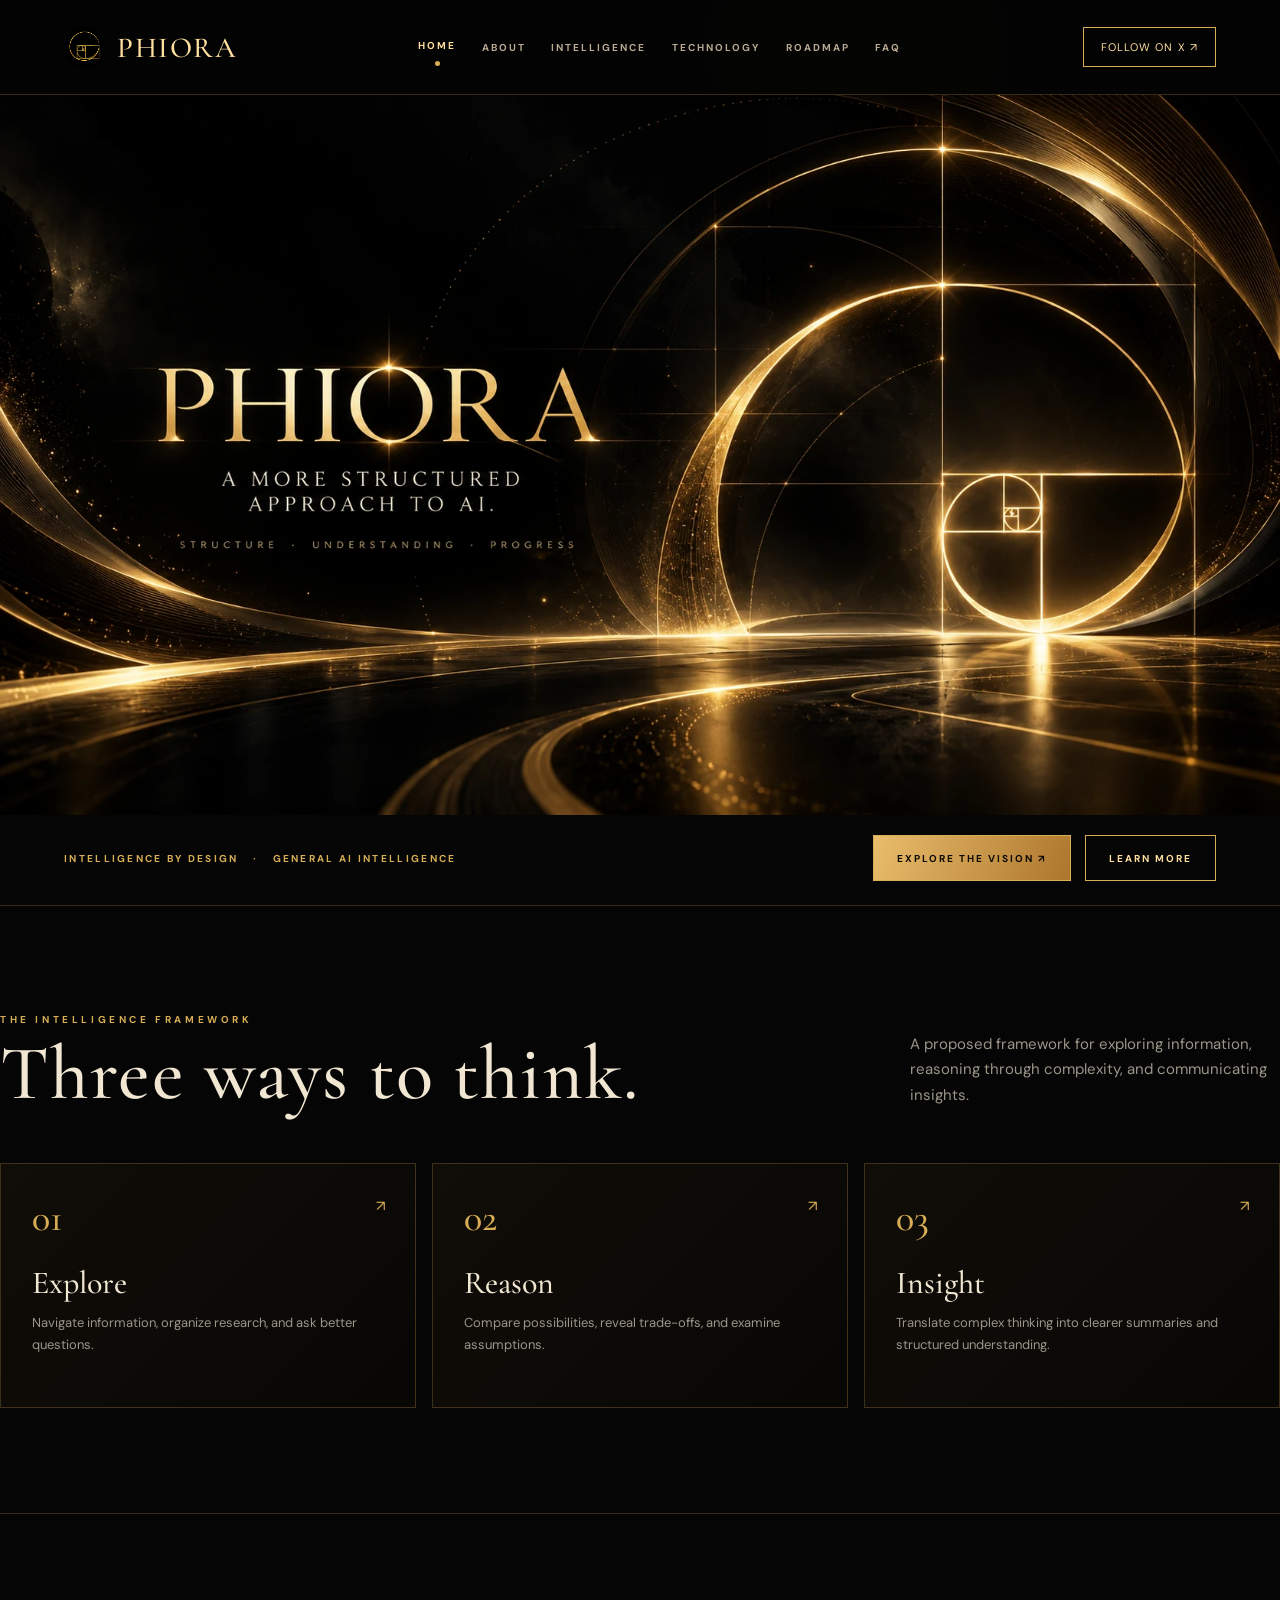
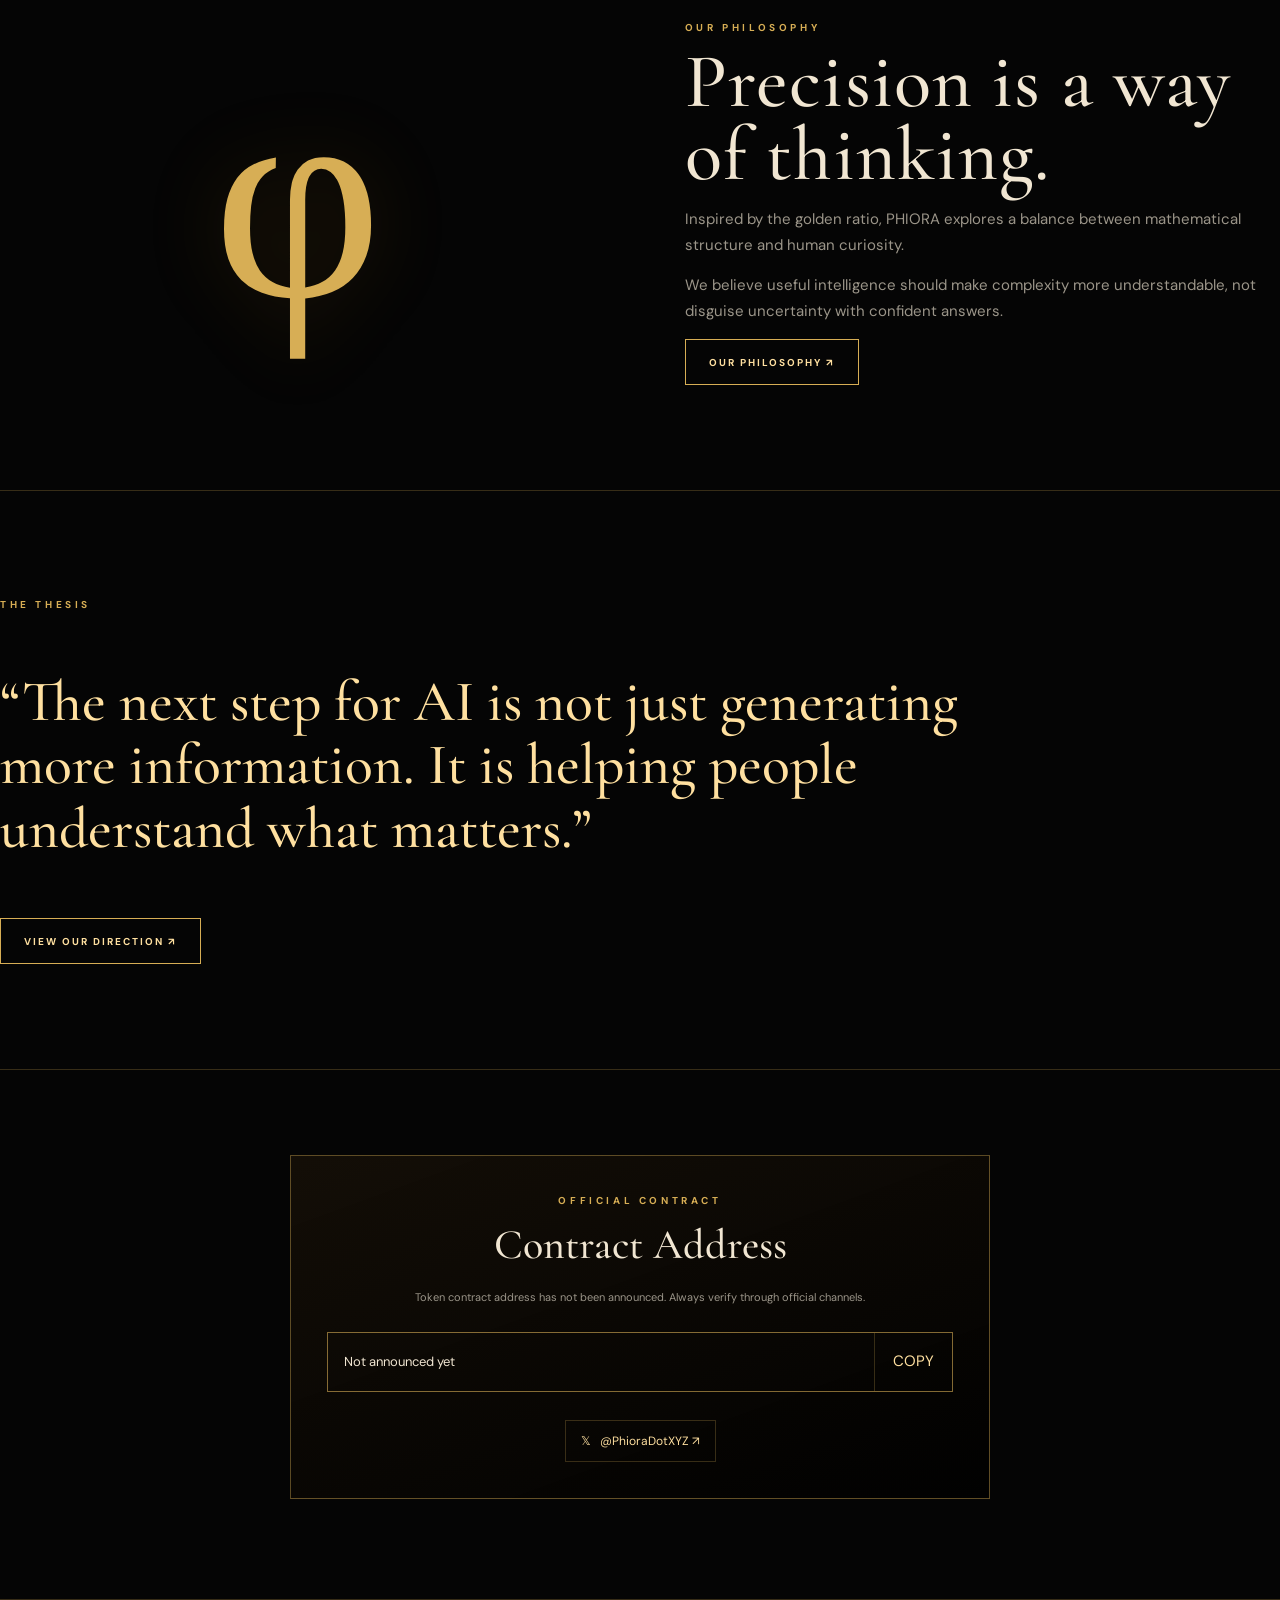
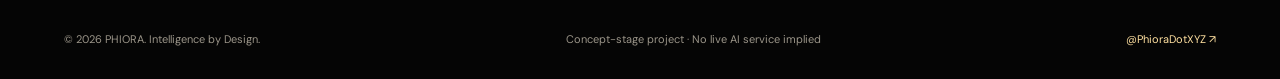
<file: index.html>
<!doctype html><html lang="en"><head><meta charset="utf-8"><meta name="viewport" content="width=device-width,initial-scale=1"><meta name="theme-color" content="#050505"><meta name="description" content="PHIORA — Intelligence by Design. An emerging General AI Intelligence concept."><title>Home | PHIORA</title><link rel="icon" href="assets/favicon.svg" type="image/svg+xml"><link rel="stylesheet" href="assets/style.css"><script src="assets/app.js" defer></script></head><body><header class="site-header"><div class="shell header-inner"><a class="brand" href="index.html"><img class="brand-mark" src="assets/phiora-symbol.webp" alt="PHIORA spiral emblem">PHIORA</a><button class="menu-toggle" aria-label="Toggle navigation" aria-expanded="false">☰</button><nav class="nav" aria-label="Main navigation"><a href="index.html" aria-current="page">Home</a><a href="about.html">About</a><a href="intelligence.html">Intelligence</a><a href="technology.html">Technology</a><a href="roadmap.html">Roadmap</a><a href="faq.html">FAQ</a></nav><a class="header-x" href="https://x.com/PhioraDotXYZ" target="_blank" rel="noopener noreferrer">FOLLOW ON X ↗</a></div></header><main><section class="phiora-cinematic-hero" aria-label="PHIORA — A more structured approach to AI">
  <h1 class="visually-hidden">PHIORA — A more structured approach to AI</h1>
  <img class="phiora-hero-banner" src="assets/phiora-website-background.webp" alt="PHIORA: A more structured approach to AI. Luminous golden Fibonacci spiral on a cinematic black background." fetchpriority="high">
  <div class="phiora-hero-actions shell">
    <div class="phiora-hero-kicker">INTELLIGENCE BY DESIGN <span aria-hidden="true">·</span> GENERAL AI INTELLIGENCE</div>
    <div class="cta-row"><a class="btn btn-primary" href="intelligence.html">Explore the vision ↗</a><a class="btn btn-outline" href="about.html">Learn more</a></div>
  </div>
</section><section class="section shell"><div class="section-head"><div><div class="eyebrow">The intelligence framework</div><h2 class="serif">Three ways to think.</h2></div><p>A proposed framework for exploring information, reasoning through complexity, and communicating insights.</p></div><div class="grid3"><a class="panel" href="intelligence.html#explore"><span class="num">01</span><span class="arr">↗</span><h3>Explore</h3><p>Navigate information, organize research, and ask better questions.</p></a><a class="panel" href="intelligence.html#reason"><span class="num">02</span><span class="arr">↗</span><h3>Reason</h3><p>Compare possibilities, reveal trade-offs, and examine assumptions.</p></a><a class="panel" href="intelligence.html#insight"><span class="num">03</span><span class="arr">↗</span><h3>Insight</h3><p>Translate complex thinking into clearer summaries and structured understanding.</p></a></div></section><section class="section shell split"><div class="big-phi" aria-hidden="true">φ</div><div><div class="eyebrow">Our philosophy</div><h2 class="serif">Precision is a way of thinking.</h2><p>Inspired by the golden ratio, PHIORA explores a balance between mathematical structure and human curiosity.</p><p>We believe useful intelligence should make complexity more understandable, not disguise uncertainty with confident answers.</p><a class="btn btn-outline" href="about.html">Our philosophy ↗</a></div></section><section class="section shell"><div class="eyebrow">The thesis</div><p class="quote">“The next step for AI is not just generating more information. It is helping people understand what matters.”</p><a class="btn btn-outline" href="roadmap.html">View our direction ↗</a></section></main><section class="contract shell" id="contract"><div class="contract-box"><div class="eyebrow">Official contract</div><h2>Contract Address</h2><p class="contract-note">Token contract address has not been announced. Always verify through official channels.</p><div class="contract-line"><input id="contract-address" aria-label="Contract address" value="Not announced yet" readonly><button type="button" data-copy-ca>COPY</button></div><div class="socials"><a href="https://x.com/PhioraDotXYZ" target="_blank" rel="noopener noreferrer">𝕏 &nbsp; @PhioraDotXYZ ↗</a></div></div></section><footer class="footer"><div class="shell footer-inner"><span>© 2026 PHIORA. Intelligence by Design.</span><span>Concept-stage project · No live AI service implied</span><a href="https://x.com/PhioraDotXYZ" target="_blank" rel="noopener noreferrer">@PhioraDotXYZ ↗</a></div></footer></body></html>
</file>
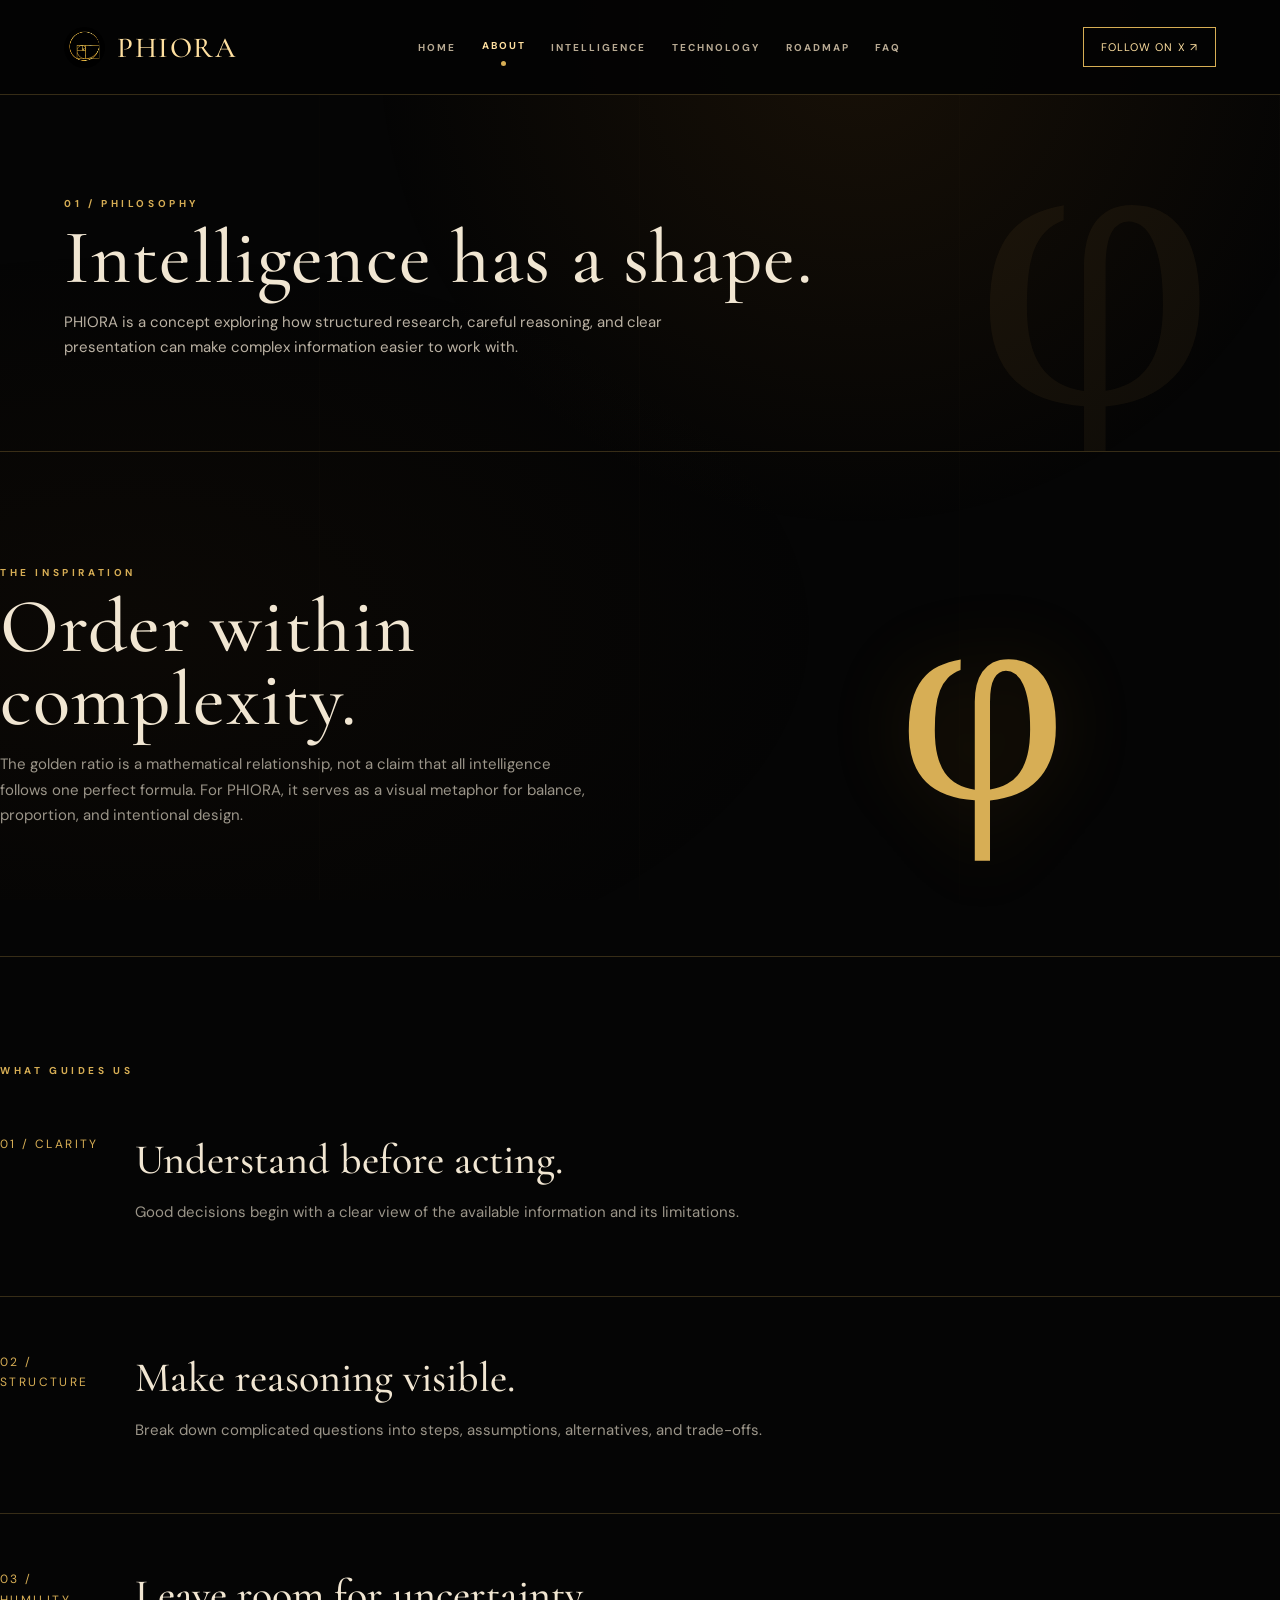
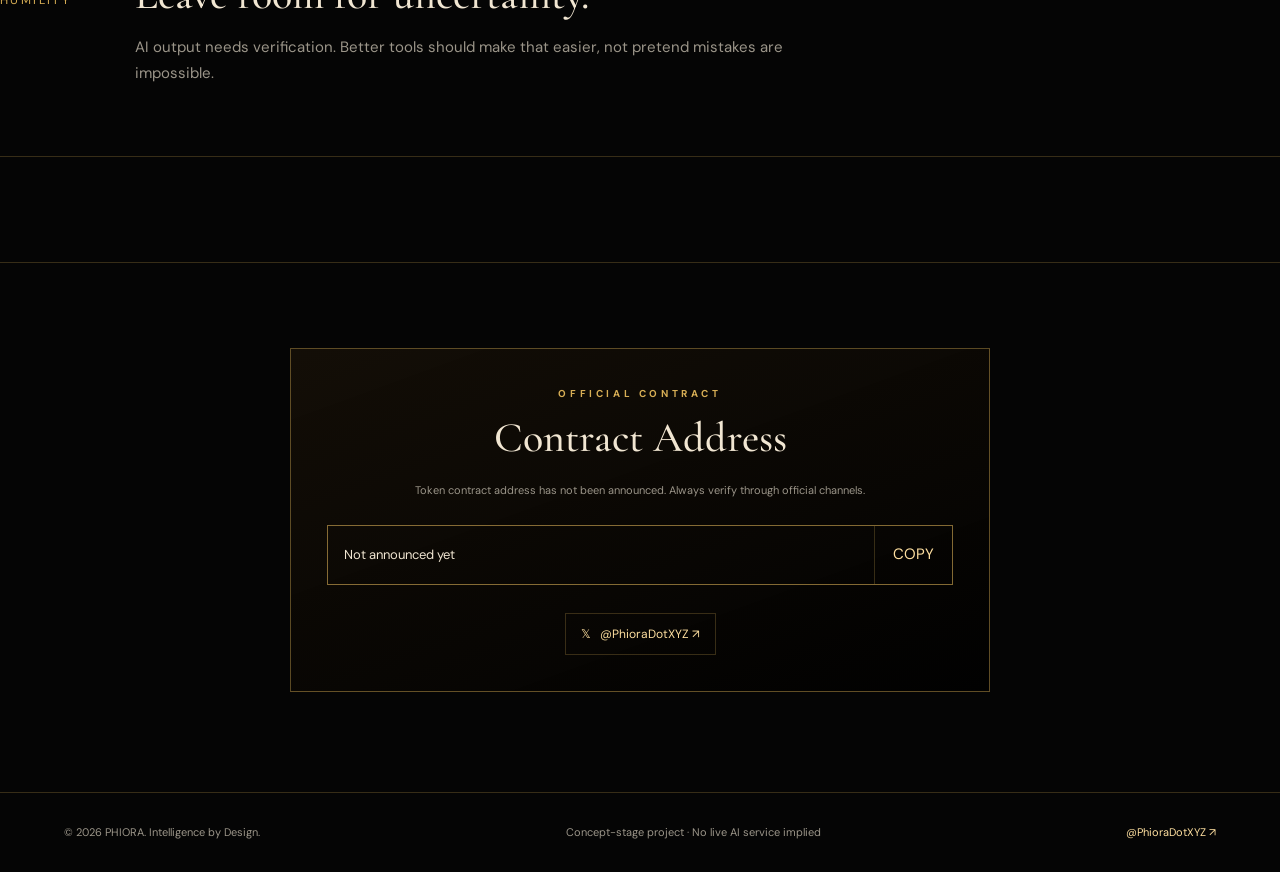
<file: about.html>
<!doctype html><html lang="en"><head><meta charset="utf-8"><meta name="viewport" content="width=device-width,initial-scale=1"><meta name="theme-color" content="#050505"><meta name="description" content="Discover the philosophy behind PHIORA and the golden-ratio-inspired design."><title>About | PHIORA</title><link rel="icon" href="assets/favicon.svg" type="image/svg+xml"><link rel="stylesheet" href="assets/style.css"><script src="assets/app.js" defer></script></head><body><header class="site-header"><div class="shell header-inner"><a class="brand" href="index.html"><img class="brand-mark" src="assets/phiora-symbol.webp" alt="PHIORA spiral emblem">PHIORA</a><button class="menu-toggle" aria-label="Toggle navigation" aria-expanded="false">☰</button><nav class="nav" aria-label="Main navigation"><a href="index.html">Home</a><a href="about.html" aria-current="page">About</a><a href="intelligence.html">Intelligence</a><a href="technology.html">Technology</a><a href="roadmap.html">Roadmap</a><a href="faq.html">FAQ</a></nav><a class="header-x" href="https://x.com/PhioraDotXYZ" target="_blank" rel="noopener noreferrer">FOLLOW ON X ↗</a></div></header><main><section class="page-hero"><div class="shell"><div class="eyebrow">01 / Philosophy</div><h1 class="page-title serif">Intelligence has a shape.</h1><p class="lead">PHIORA is a concept exploring how structured research, careful reasoning, and clear presentation can make complex information easier to work with.</p></div></section><section class="section shell split"><div><div class="eyebrow">The inspiration</div><h2 class="serif">Order within complexity.</h2><p>The golden ratio is a mathematical relationship, not a claim that all intelligence follows one perfect formula. For PHIORA, it serves as a visual metaphor for balance, proportion, and intentional design.</p></div><div class="big-phi" aria-hidden="true">φ</div></section><section class="section shell"><div class="eyebrow">What guides us</div><div class="statement"><span class="index">01 / CLARITY</span><div><h3>Understand before acting.</h3><p>Good decisions begin with a clear view of the available information and its limitations.</p></div></div><div class="statement"><span class="index">02 / STRUCTURE</span><div><h3>Make reasoning visible.</h3><p>Break down complicated questions into steps, assumptions, alternatives, and trade-offs.</p></div></div><div class="statement"><span class="index">03 / HUMILITY</span><div><h3>Leave room for uncertainty.</h3><p>AI output needs verification. Better tools should make that easier, not pretend mistakes are impossible.</p></div></div></section></main><section class="contract shell" id="contract"><div class="contract-box"><div class="eyebrow">Official contract</div><h2>Contract Address</h2><p class="contract-note">Token contract address has not been announced. Always verify through official channels.</p><div class="contract-line"><input id="contract-address" aria-label="Contract address" value="Not announced yet" readonly><button type="button" data-copy-ca>COPY</button></div><div class="socials"><a href="https://x.com/PhioraDotXYZ" target="_blank" rel="noopener noreferrer">𝕏 &nbsp; @PhioraDotXYZ ↗</a></div></div></section><footer class="footer"><div class="shell footer-inner"><span>© 2026 PHIORA. Intelligence by Design.</span><span>Concept-stage project · No live AI service implied</span><a href="https://x.com/PhioraDotXYZ" target="_blank" rel="noopener noreferrer">@PhioraDotXYZ ↗</a></div></footer></body></html>
</file>
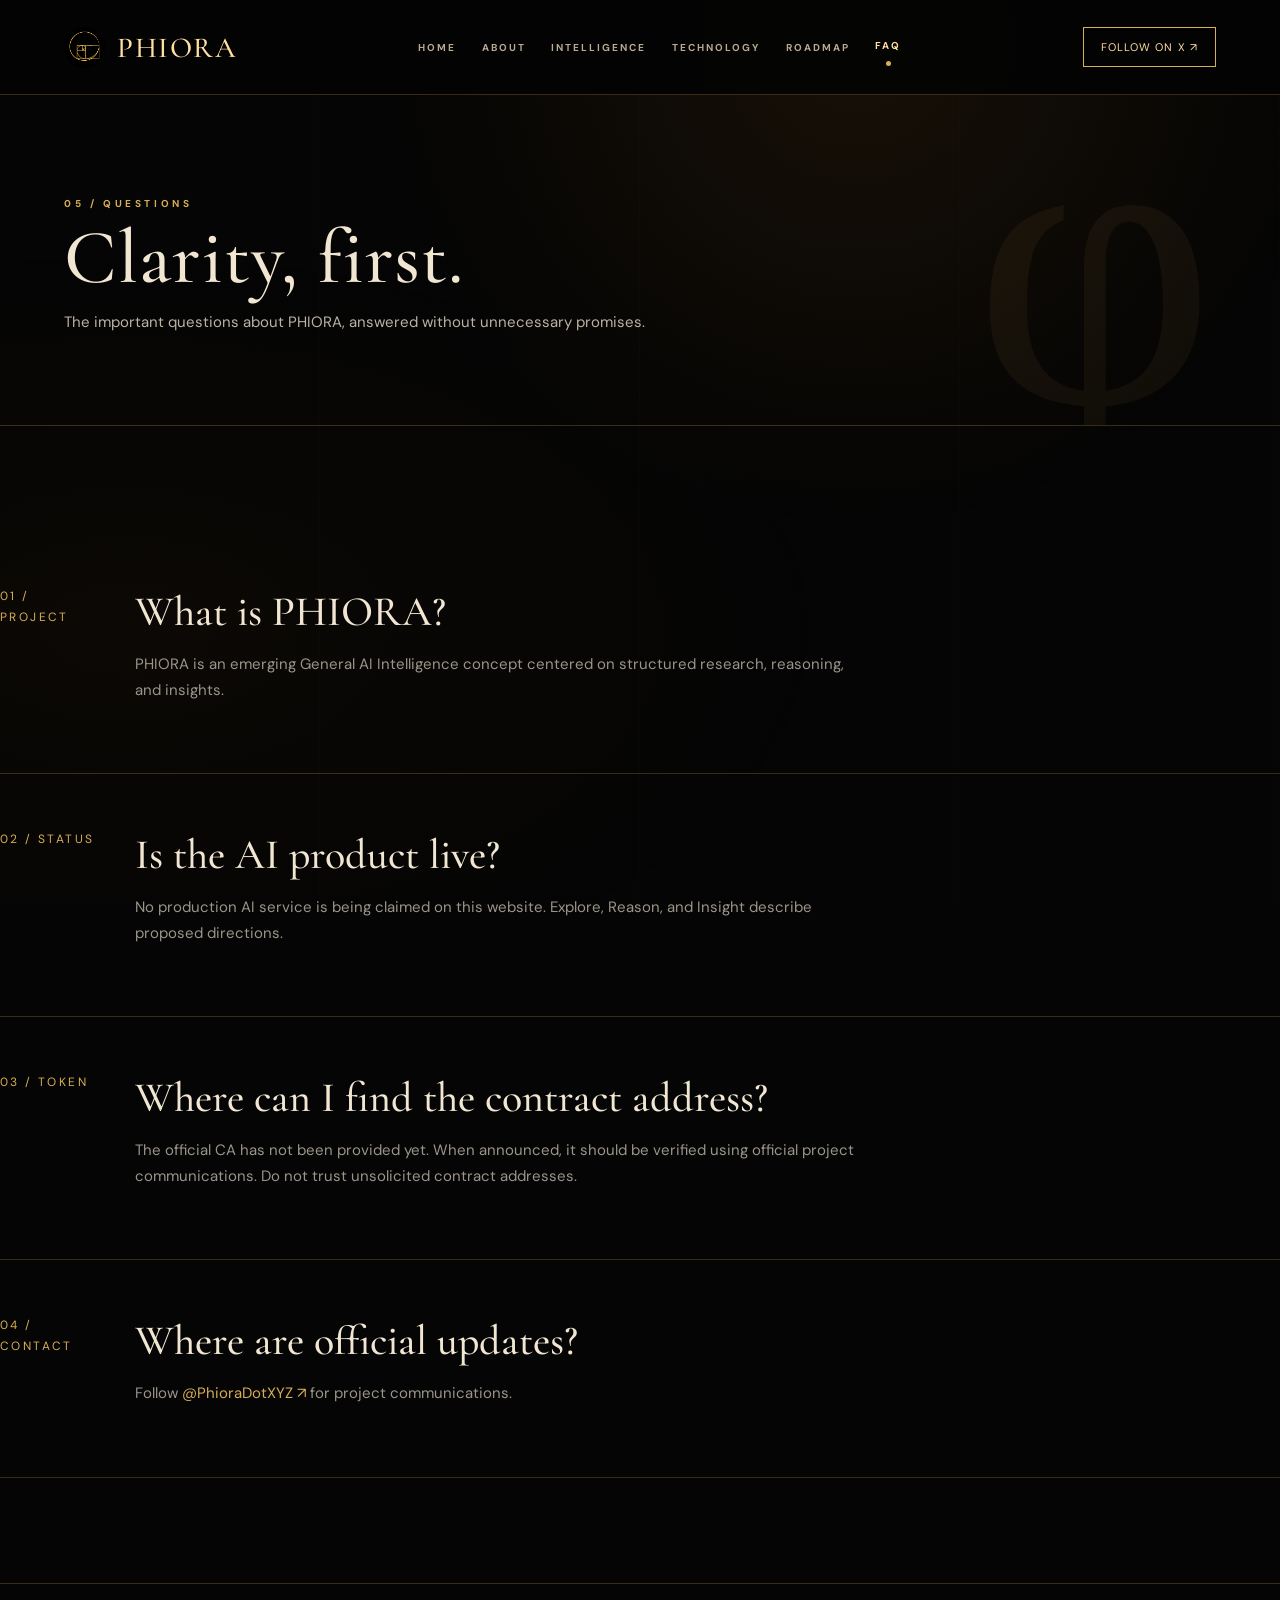
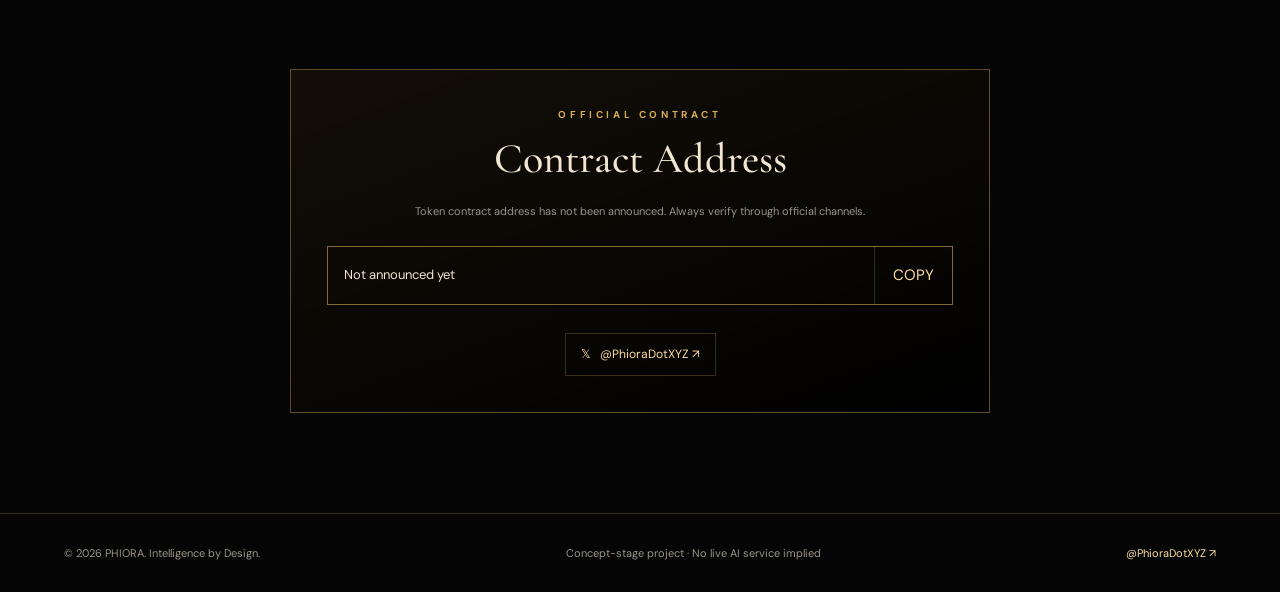
<file: faq.html>
<!doctype html><html lang="en"><head><meta charset="utf-8"><meta name="viewport" content="width=device-width,initial-scale=1"><meta name="theme-color" content="#050505"><meta name="description" content="Frequently asked questions about PHIORA and its conceptual product status."><title>FAQ | PHIORA</title><link rel="icon" href="assets/favicon.svg" type="image/svg+xml"><link rel="stylesheet" href="assets/style.css"><script src="assets/app.js" defer></script></head><body><header class="site-header"><div class="shell header-inner"><a class="brand" href="index.html"><img class="brand-mark" src="assets/phiora-symbol.webp" alt="PHIORA spiral emblem">PHIORA</a><button class="menu-toggle" aria-label="Toggle navigation" aria-expanded="false">☰</button><nav class="nav" aria-label="Main navigation"><a href="index.html">Home</a><a href="about.html">About</a><a href="intelligence.html">Intelligence</a><a href="technology.html">Technology</a><a href="roadmap.html">Roadmap</a><a href="faq.html" aria-current="page">FAQ</a></nav><a class="header-x" href="https://x.com/PhioraDotXYZ" target="_blank" rel="noopener noreferrer">FOLLOW ON X ↗</a></div></header><main><section class="page-hero"><div class="shell"><div class="eyebrow">05 / Questions</div><h1 class="page-title serif">Clarity, first.</h1><p class="lead">The important questions about PHIORA, answered without unnecessary promises.</p></div></section><section class="section shell"><div class="statement"><span class="index">01 / PROJECT</span><div><h3>What is PHIORA?</h3><p>PHIORA is an emerging General AI Intelligence concept centered on structured research, reasoning, and insights.</p></div></div><div class="statement"><span class="index">02 / STATUS</span><div><h3>Is the AI product live?</h3><p>No production AI service is being claimed on this website. Explore, Reason, and Insight describe proposed directions.</p></div></div><div class="statement"><span class="index">03 / TOKEN</span><div><h3>Where can I find the contract address?</h3><p>The official CA has not been provided yet. When announced, it should be verified using official project communications. Do not trust unsolicited contract addresses.</p></div></div><div class="statement"><span class="index">04 / CONTACT</span><div><h3>Where are official updates?</h3><p>Follow <a class="small-gold" href="https://x.com/PhioraDotXYZ" target="_blank" rel="noopener noreferrer">@PhioraDotXYZ ↗</a> for project communications.</p></div></div></section></main><section class="contract shell" id="contract"><div class="contract-box"><div class="eyebrow">Official contract</div><h2>Contract Address</h2><p class="contract-note">Token contract address has not been announced. Always verify through official channels.</p><div class="contract-line"><input id="contract-address" aria-label="Contract address" value="Not announced yet" readonly><button type="button" data-copy-ca>COPY</button></div><div class="socials"><a href="https://x.com/PhioraDotXYZ" target="_blank" rel="noopener noreferrer">𝕏 &nbsp; @PhioraDotXYZ ↗</a></div></div></section><footer class="footer"><div class="shell footer-inner"><span>© 2026 PHIORA. Intelligence by Design.</span><span>Concept-stage project · No live AI service implied</span><a href="https://x.com/PhioraDotXYZ" target="_blank" rel="noopener noreferrer">@PhioraDotXYZ ↗</a></div></footer></body></html>
</file>
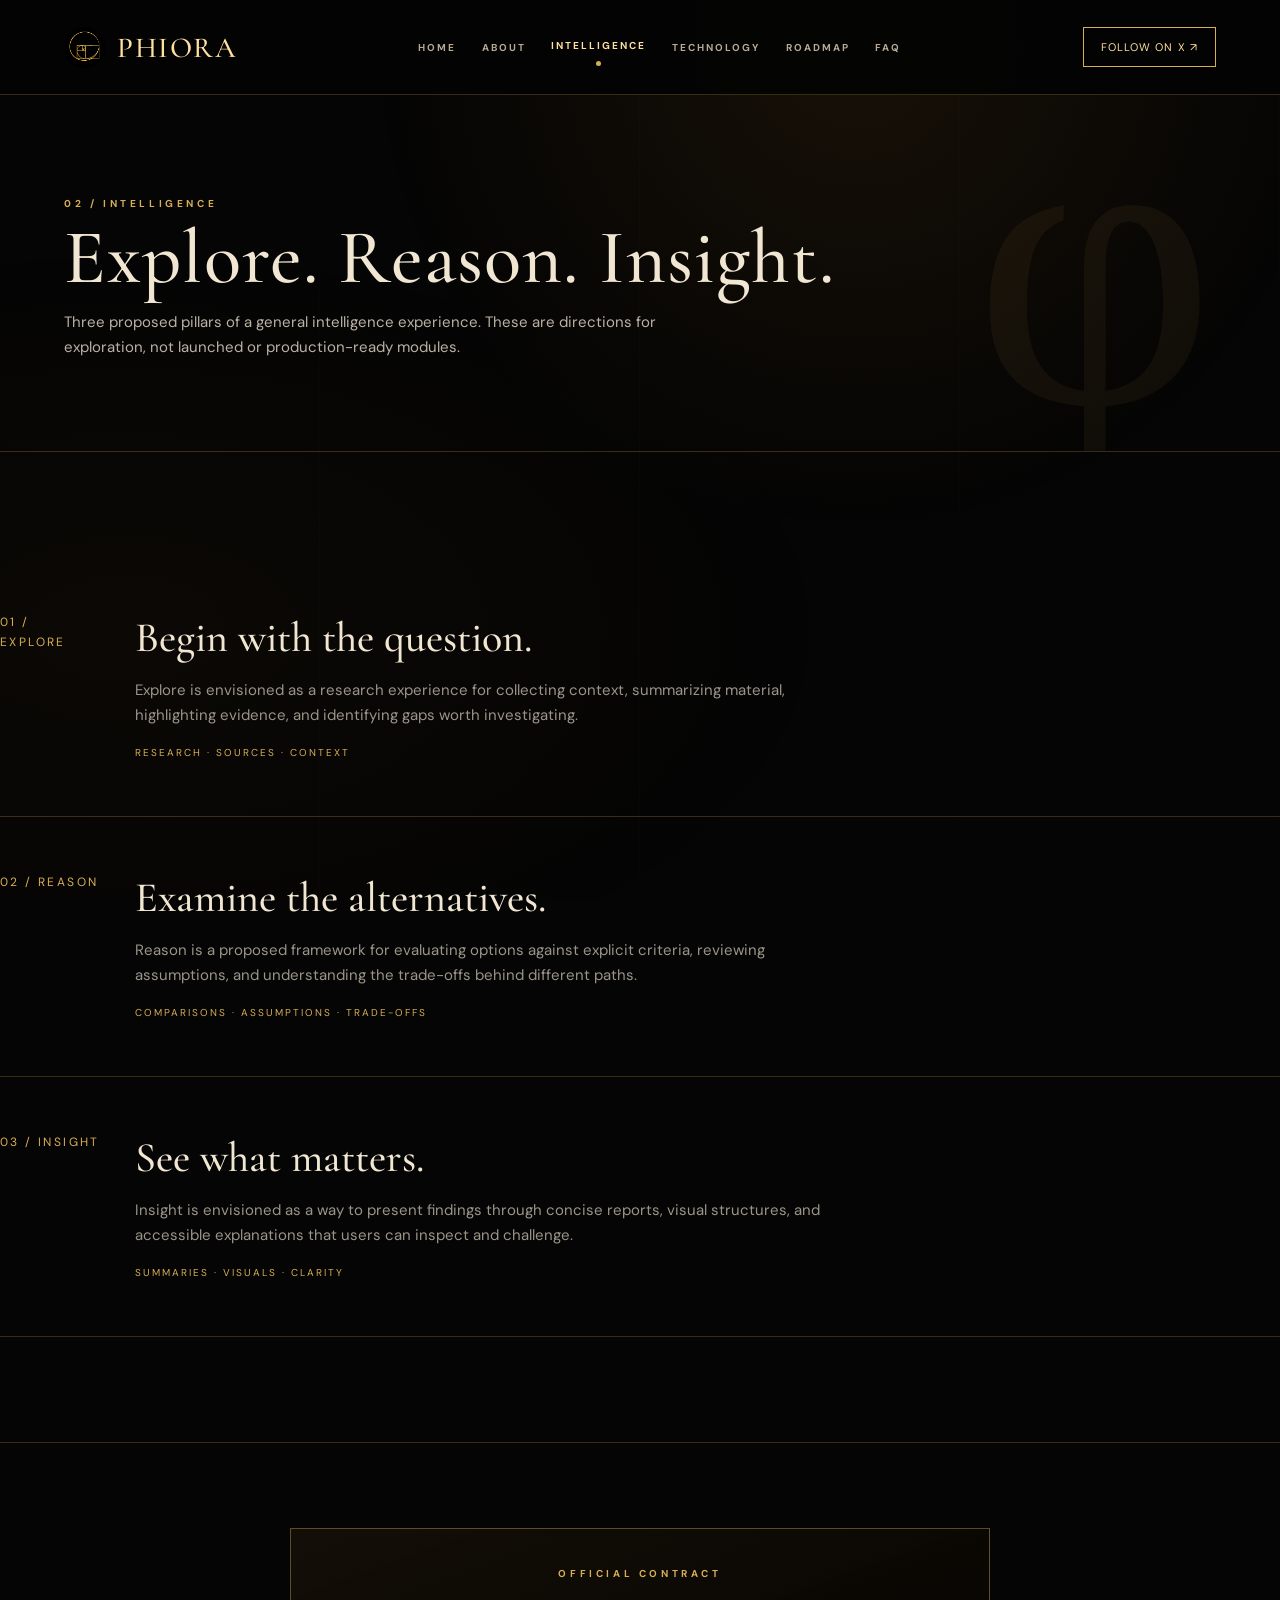
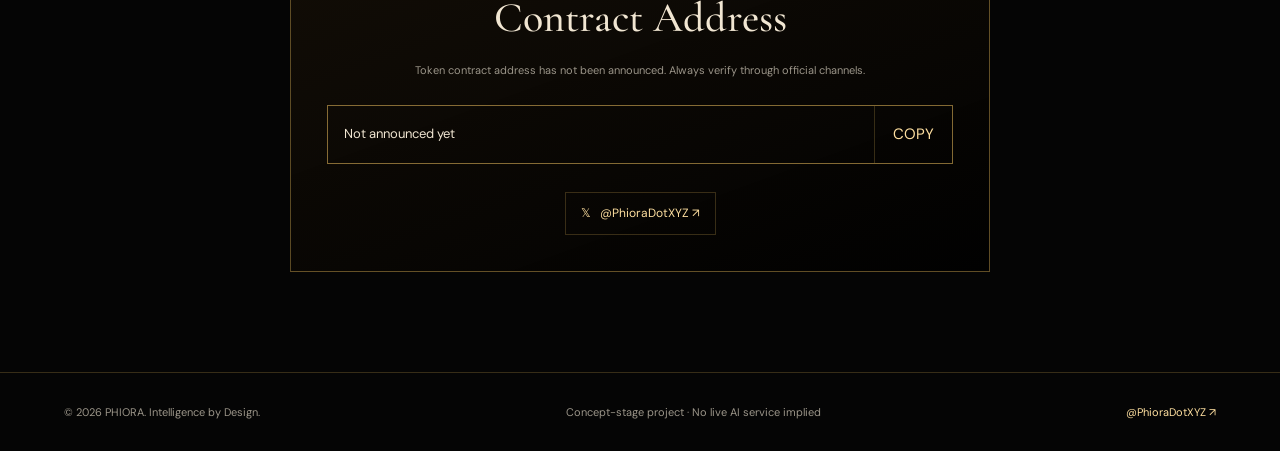
<file: intelligence.html>
<!doctype html><html lang="en"><head><meta charset="utf-8"><meta name="viewport" content="width=device-width,initial-scale=1"><meta name="theme-color" content="#050505"><meta name="description" content="Learn about PHIORA Explore, Reason, and Insight — proposed intelligence modules."><title>Intelligence | PHIORA</title><link rel="icon" href="assets/favicon.svg" type="image/svg+xml"><link rel="stylesheet" href="assets/style.css"><script src="assets/app.js" defer></script></head><body><header class="site-header"><div class="shell header-inner"><a class="brand" href="index.html"><img class="brand-mark" src="assets/phiora-symbol.webp" alt="PHIORA spiral emblem">PHIORA</a><button class="menu-toggle" aria-label="Toggle navigation" aria-expanded="false">☰</button><nav class="nav" aria-label="Main navigation"><a href="index.html">Home</a><a href="about.html">About</a><a href="intelligence.html" aria-current="page">Intelligence</a><a href="technology.html">Technology</a><a href="roadmap.html">Roadmap</a><a href="faq.html">FAQ</a></nav><a class="header-x" href="https://x.com/PhioraDotXYZ" target="_blank" rel="noopener noreferrer">FOLLOW ON X ↗</a></div></header><main><section class="page-hero"><div class="shell"><div class="eyebrow">02 / Intelligence</div><h1 class="page-title serif">Explore. Reason. Insight.</h1><p class="lead">Three proposed pillars of a general intelligence experience. These are directions for exploration, not launched or production-ready modules.</p></div></section><section class="section shell"><article class="statement" id="explore"><span class="index">01 / EXPLORE</span><div><h3>Begin with the question.</h3><p>Explore is envisioned as a research experience for collecting context, summarizing material, highlighting evidence, and identifying gaps worth investigating.</p><div class="tag">Research · Sources · Context</div></div></article><article class="statement" id="reason"><span class="index">02 / REASON</span><div><h3>Examine the alternatives.</h3><p>Reason is a proposed framework for evaluating options against explicit criteria, reviewing assumptions, and understanding the trade-offs behind different paths.</p><div class="tag">Comparisons · Assumptions · Trade-offs</div></div></article><article class="statement" id="insight"><span class="index">03 / INSIGHT</span><div><h3>See what matters.</h3><p>Insight is envisioned as a way to present findings through concise reports, visual structures, and accessible explanations that users can inspect and challenge.</p><div class="tag">Summaries · Visuals · Clarity</div></div></article></section></main><section class="contract shell" id="contract"><div class="contract-box"><div class="eyebrow">Official contract</div><h2>Contract Address</h2><p class="contract-note">Token contract address has not been announced. Always verify through official channels.</p><div class="contract-line"><input id="contract-address" aria-label="Contract address" value="Not announced yet" readonly><button type="button" data-copy-ca>COPY</button></div><div class="socials"><a href="https://x.com/PhioraDotXYZ" target="_blank" rel="noopener noreferrer">𝕏 &nbsp; @PhioraDotXYZ ↗</a></div></div></section><footer class="footer"><div class="shell footer-inner"><span>© 2026 PHIORA. Intelligence by Design.</span><span>Concept-stage project · No live AI service implied</span><a href="https://x.com/PhioraDotXYZ" target="_blank" rel="noopener noreferrer">@PhioraDotXYZ ↗</a></div></footer></body></html>
</file>
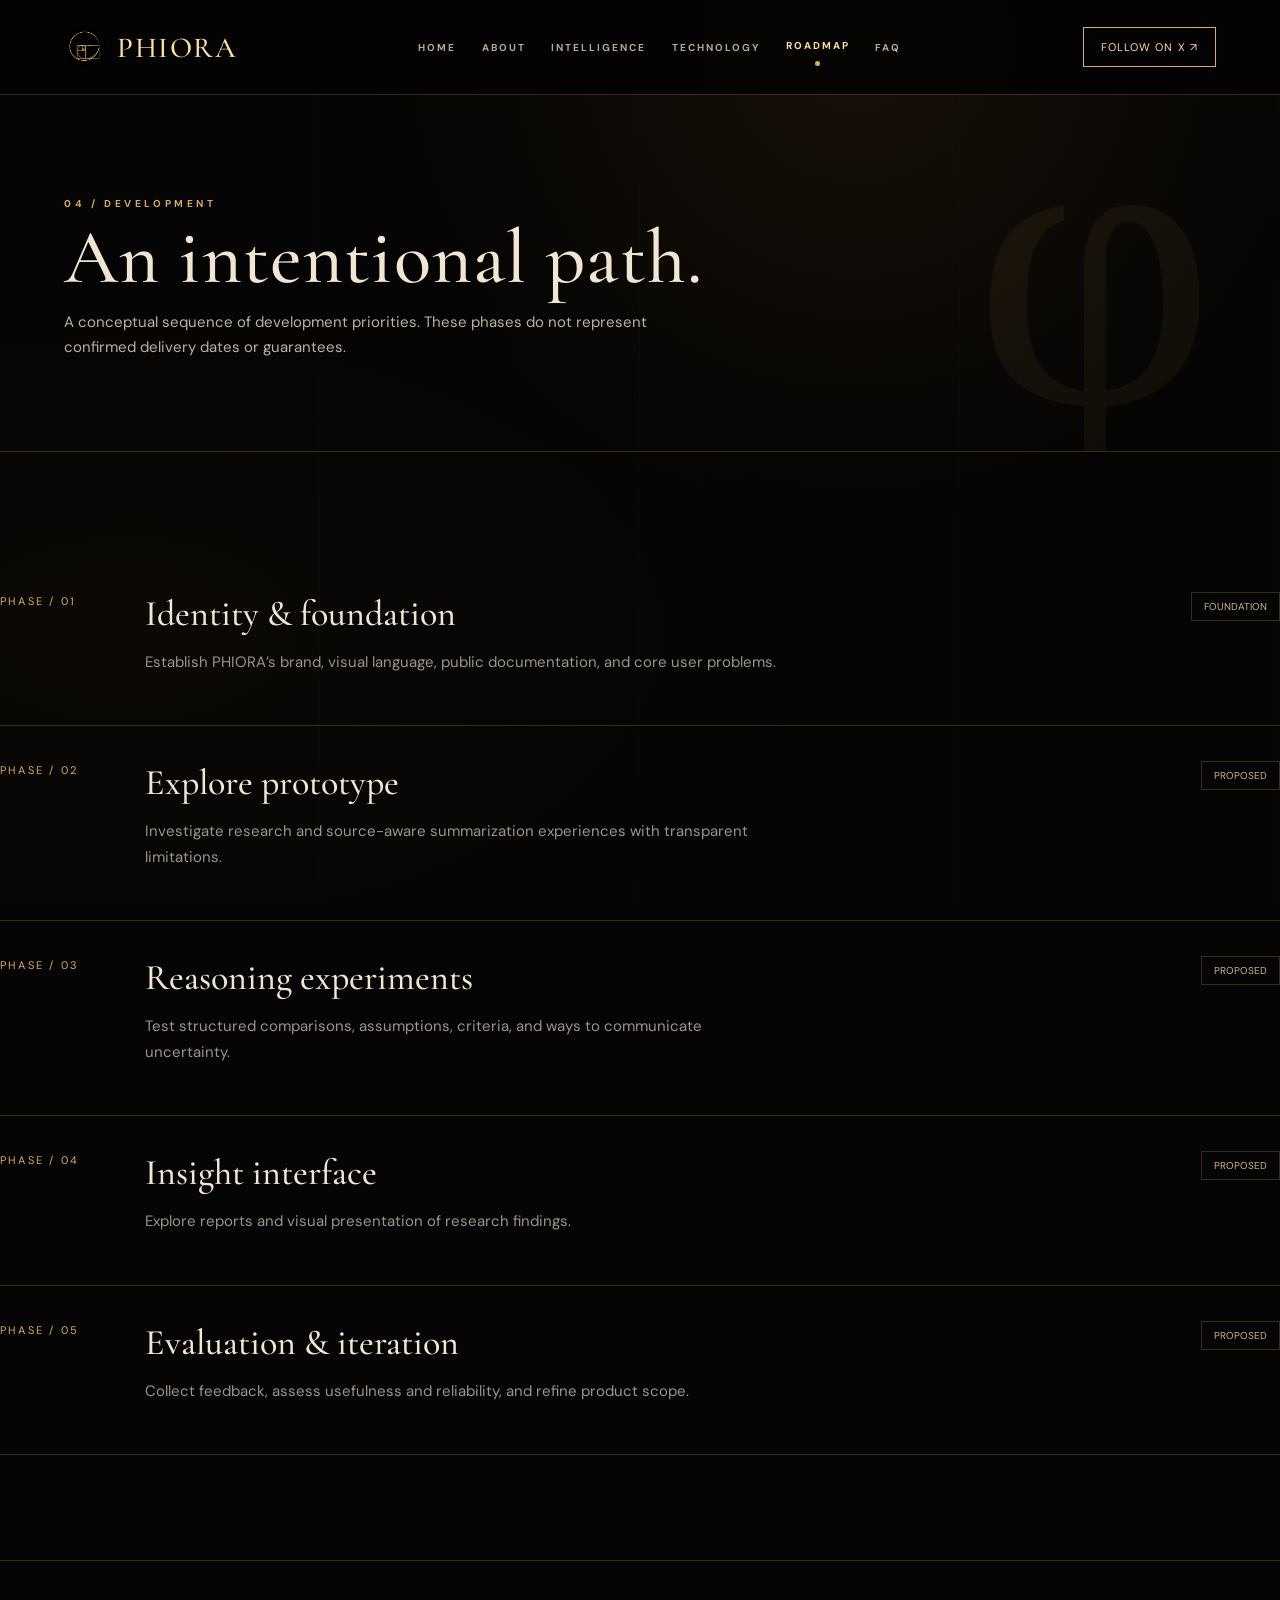
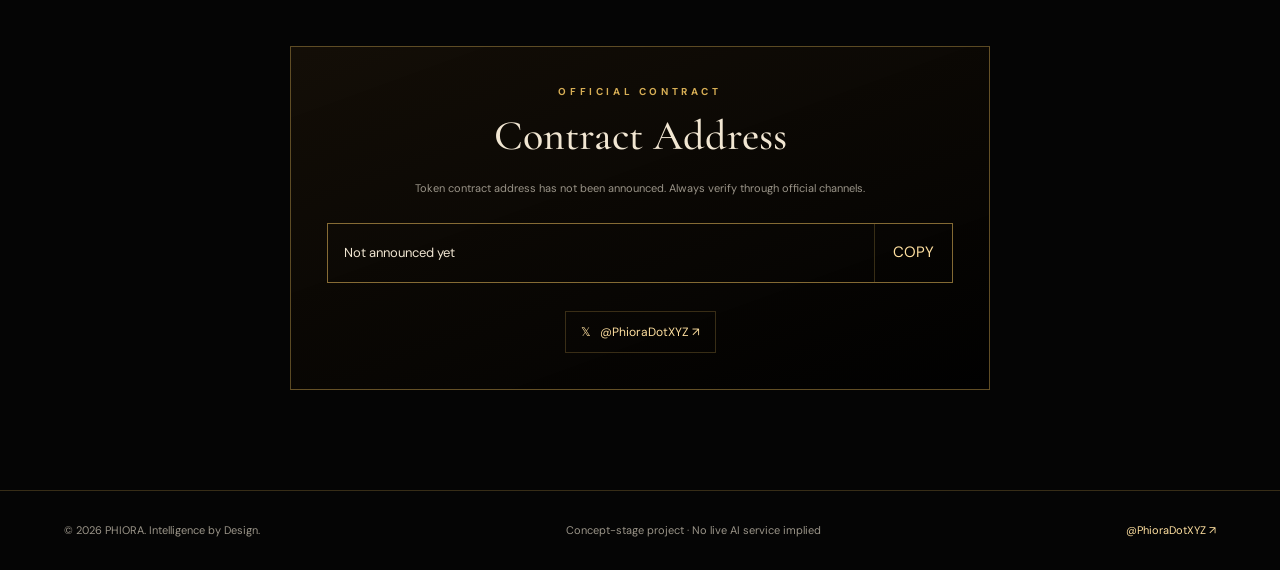
<file: roadmap.html>
<!doctype html><html lang="en"><head><meta charset="utf-8"><meta name="viewport" content="width=device-width,initial-scale=1"><meta name="theme-color" content="#050505"><meta name="description" content="PHIORA conceptual roadmap: foundation, prototypes, insights, and evaluation."><title>Roadmap | PHIORA</title><link rel="icon" href="assets/favicon.svg" type="image/svg+xml"><link rel="stylesheet" href="assets/style.css"><script src="assets/app.js" defer></script></head><body><header class="site-header"><div class="shell header-inner"><a class="brand" href="index.html"><img class="brand-mark" src="assets/phiora-symbol.webp" alt="PHIORA spiral emblem">PHIORA</a><button class="menu-toggle" aria-label="Toggle navigation" aria-expanded="false">☰</button><nav class="nav" aria-label="Main navigation"><a href="index.html">Home</a><a href="about.html">About</a><a href="intelligence.html">Intelligence</a><a href="technology.html">Technology</a><a href="roadmap.html" aria-current="page">Roadmap</a><a href="faq.html">FAQ</a></nav><a class="header-x" href="https://x.com/PhioraDotXYZ" target="_blank" rel="noopener noreferrer">FOLLOW ON X ↗</a></div></header><main><section class="page-hero"><div class="shell"><div class="eyebrow">04 / Development</div><h1 class="page-title serif">An intentional path.</h1><p class="lead">A conceptual sequence of development priorities. These phases do not represent confirmed delivery dates or guarantees.</p></div></section><section class="section shell"><div class="roadmap-item"><span class="phase">PHASE / 01</span><div><h3>Identity & foundation</h3><p>Establish PHIORA’s brand, visual language, public documentation, and core user problems.</p></div><span class="status">FOUNDATION</span></div><div class="roadmap-item"><span class="phase">PHASE / 02</span><div><h3>Explore prototype</h3><p>Investigate research and source-aware summarization experiences with transparent limitations.</p></div><span class="status">PROPOSED</span></div><div class="roadmap-item"><span class="phase">PHASE / 03</span><div><h3>Reasoning experiments</h3><p>Test structured comparisons, assumptions, criteria, and ways to communicate uncertainty.</p></div><span class="status">PROPOSED</span></div><div class="roadmap-item"><span class="phase">PHASE / 04</span><div><h3>Insight interface</h3><p>Explore reports and visual presentation of research findings.</p></div><span class="status">PROPOSED</span></div><div class="roadmap-item"><span class="phase">PHASE / 05</span><div><h3>Evaluation & iteration</h3><p>Collect feedback, assess usefulness and reliability, and refine product scope.</p></div><span class="status">PROPOSED</span></div></section></main><section class="contract shell" id="contract"><div class="contract-box"><div class="eyebrow">Official contract</div><h2>Contract Address</h2><p class="contract-note">Token contract address has not been announced. Always verify through official channels.</p><div class="contract-line"><input id="contract-address" aria-label="Contract address" value="Not announced yet" readonly><button type="button" data-copy-ca>COPY</button></div><div class="socials"><a href="https://x.com/PhioraDotXYZ" target="_blank" rel="noopener noreferrer">𝕏 &nbsp; @PhioraDotXYZ ↗</a></div></div></section><footer class="footer"><div class="shell footer-inner"><span>© 2026 PHIORA. Intelligence by Design.</span><span>Concept-stage project · No live AI service implied</span><a href="https://x.com/PhioraDotXYZ" target="_blank" rel="noopener noreferrer">@PhioraDotXYZ ↗</a></div></footer></body></html>
</file>
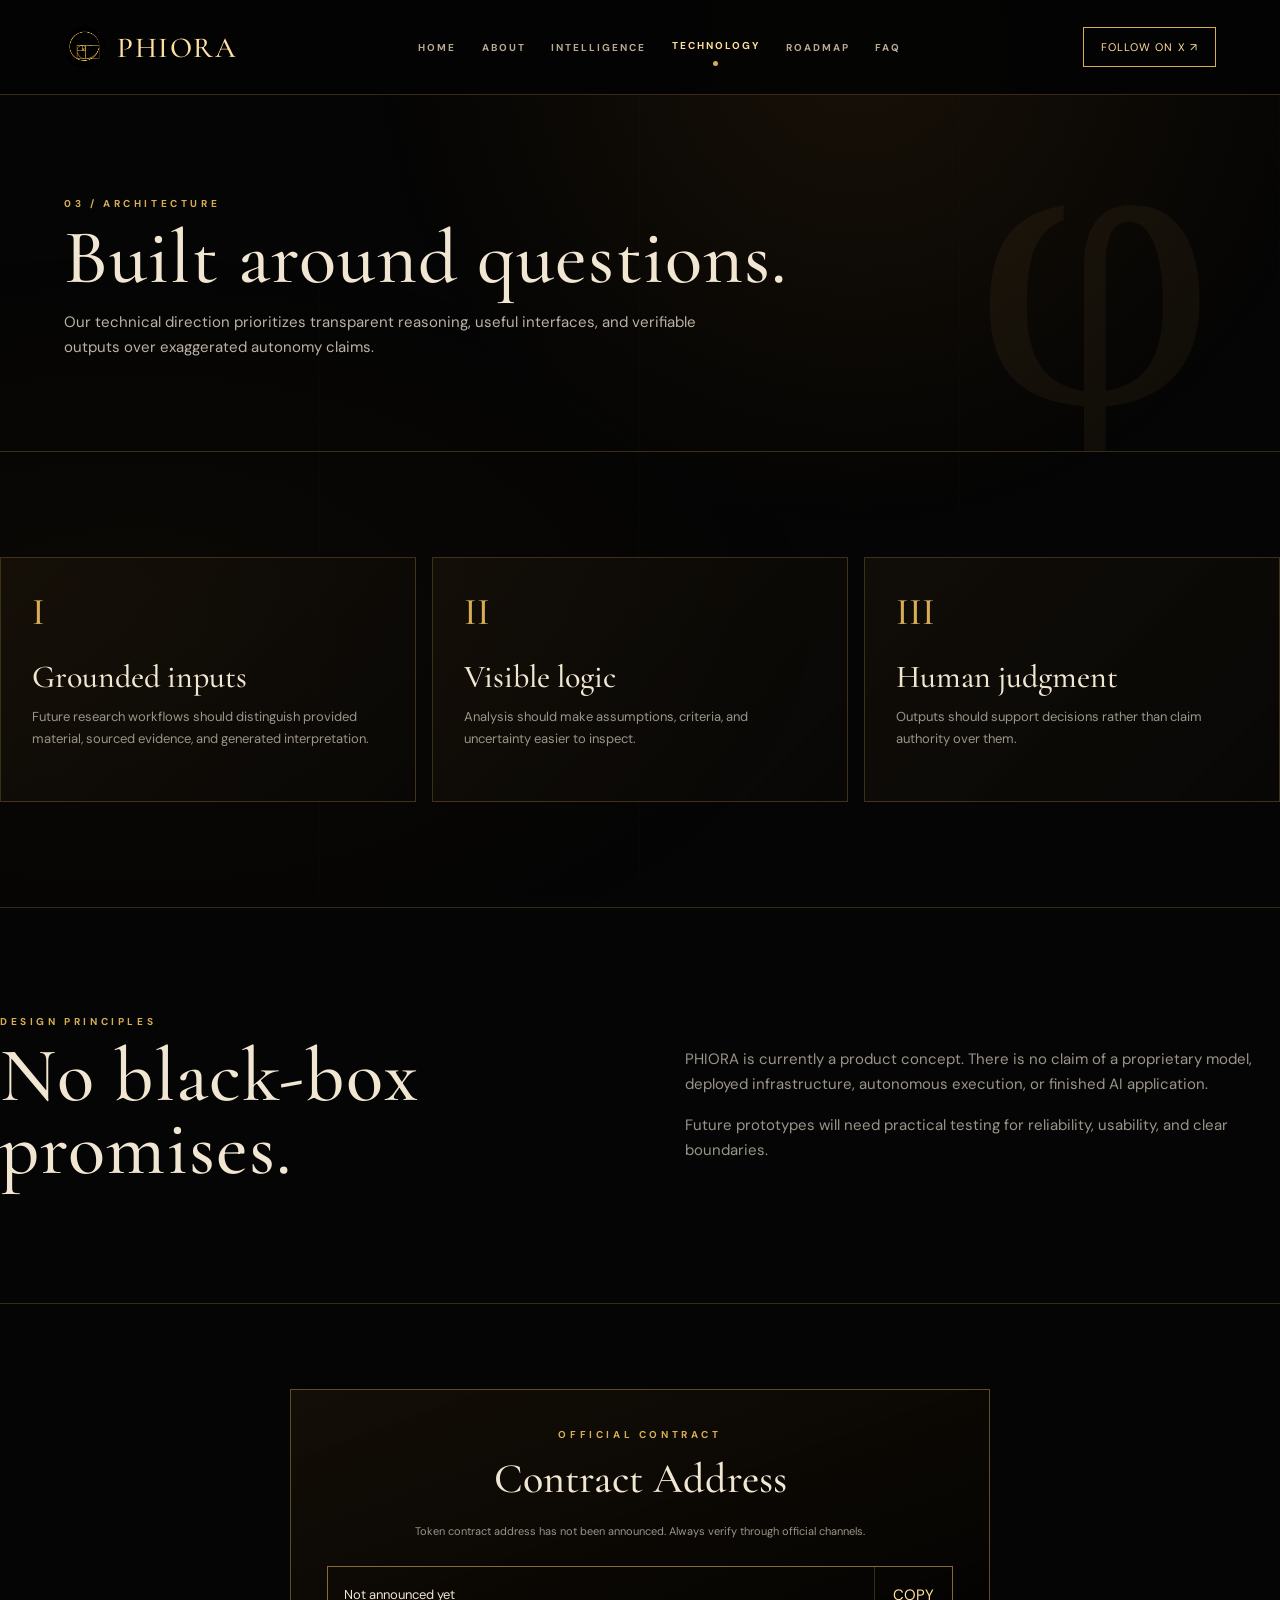
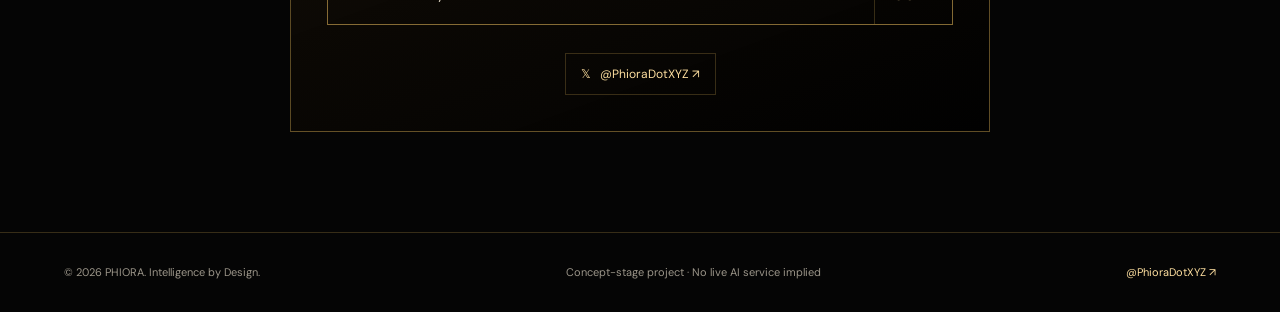
<file: technology.html>
<!doctype html><html lang="en"><head><meta charset="utf-8"><meta name="viewport" content="width=device-width,initial-scale=1"><meta name="theme-color" content="#050505"><meta name="description" content="PHIORA technology direction and design principles for trustworthy intelligence."><title>Technology | PHIORA</title><link rel="icon" href="assets/favicon.svg" type="image/svg+xml"><link rel="stylesheet" href="assets/style.css"><script src="assets/app.js" defer></script></head><body><header class="site-header"><div class="shell header-inner"><a class="brand" href="index.html"><img class="brand-mark" src="assets/phiora-symbol.webp" alt="PHIORA spiral emblem">PHIORA</a><button class="menu-toggle" aria-label="Toggle navigation" aria-expanded="false">☰</button><nav class="nav" aria-label="Main navigation"><a href="index.html">Home</a><a href="about.html">About</a><a href="intelligence.html">Intelligence</a><a href="technology.html" aria-current="page">Technology</a><a href="roadmap.html">Roadmap</a><a href="faq.html">FAQ</a></nav><a class="header-x" href="https://x.com/PhioraDotXYZ" target="_blank" rel="noopener noreferrer">FOLLOW ON X ↗</a></div></header><main><section class="page-hero"><div class="shell"><div class="eyebrow">03 / Architecture</div><h1 class="page-title serif">Built around questions.</h1><p class="lead">Our technical direction prioritizes transparent reasoning, useful interfaces, and verifiable outputs over exaggerated autonomy claims.</p></div></section><section class="section shell"><div class="grid3"><div class="panel"><span class="num">I</span><h3>Grounded inputs</h3><p>Future research workflows should distinguish provided material, sourced evidence, and generated interpretation.</p></div><div class="panel"><span class="num">II</span><h3>Visible logic</h3><p>Analysis should make assumptions, criteria, and uncertainty easier to inspect.</p></div><div class="panel"><span class="num">III</span><h3>Human judgment</h3><p>Outputs should support decisions rather than claim authority over them.</p></div></div></section><section class="section shell split"><div><div class="eyebrow">Design principles</div><h2 class="serif">No black-box promises.</h2></div><div><p>PHIORA is currently a product concept. There is no claim of a proprietary model, deployed infrastructure, autonomous execution, or finished AI application.</p><p>Future prototypes will need practical testing for reliability, usability, and clear boundaries.</p></div></section></main><section class="contract shell" id="contract"><div class="contract-box"><div class="eyebrow">Official contract</div><h2>Contract Address</h2><p class="contract-note">Token contract address has not been announced. Always verify through official channels.</p><div class="contract-line"><input id="contract-address" aria-label="Contract address" value="Not announced yet" readonly><button type="button" data-copy-ca>COPY</button></div><div class="socials"><a href="https://x.com/PhioraDotXYZ" target="_blank" rel="noopener noreferrer">𝕏 &nbsp; @PhioraDotXYZ ↗</a></div></div></section><footer class="footer"><div class="shell footer-inner"><span>© 2026 PHIORA. Intelligence by Design.</span><span>Concept-stage project · No live AI service implied</span><a href="https://x.com/PhioraDotXYZ" target="_blank" rel="noopener noreferrer">@PhioraDotXYZ ↗</a></div></footer></body></html>
</file>
<file: assets/style.css>
@import url('https://fonts.googleapis.com/css2?family=Cormorant+Garamond:wght@400;500;600&family=DM+Sans:wght@400;500;600;700&display=swap');
:root{--bg:#050505;--gold:#d7ae55;--goldlight:#ffe0a0;--muted:#9b9589;--ivory:#f1e6d2;--line:rgba(215,174,85,.24)}*{box-sizing:border-box}html{scroll-behavior:smooth}body{margin:0;background:var(--bg);color:var(--ivory);font:15px/1.7 'DM Sans',Arial,sans-serif;overflow-x:hidden}body:before{content:'';position:fixed;inset:0;pointer-events:none;z-index:-1;background:radial-gradient(ellipse at 67% 5%,rgba(151,95,23,.13),transparent 40%),radial-gradient(ellipse at 10% 70%,rgba(106,63,16,.07),transparent 43%),repeating-linear-gradient(90deg,transparent 0,transparent calc(25% - 1px),rgba(217,163,66,.025) 25%)}a{color:inherit;text-decoration:none}button,input{font:inherit}button{cursor:pointer}.shell{max-width:1440px;margin:auto;padding:0 clamp(22px,5vw,80px)}.site-header{position:relative;z-index:20;border-bottom:1px solid var(--line);background:rgba(4,4,4,.92)}.header-inner{min-height:94px;display:flex;align-items:center;justify-content:space-between;gap:28px}.brand{display:flex;align-items:center;gap:12px;color:var(--goldlight);font:500 29px 'Cormorant Garamond',Georgia,serif;letter-spacing:.055em}.brand-mark{width:41px;height:41px;object-fit:contain;border-radius:50%}.nav{display:flex;align-items:center;gap:clamp(12px,2vw,32px)}.nav a{font-size:10px;font-weight:700;letter-spacing:.2em;color:#b8aa93;text-transform:uppercase;transition:.2s}.nav a:hover,.nav a[aria-current=page]{color:var(--goldlight)}.nav a[aria-current=page]:after{content:'';display:block;margin:7px auto -8px;width:5px;height:5px;background:var(--gold);border-radius:50%}.header-x{border:1px solid var(--gold);padding:10px 17px;color:var(--goldlight);font-size:11px;letter-spacing:.1em;white-space:nowrap}.menu-toggle{display:none;background:none;border:1px solid var(--line);color:var(--goldlight);font-size:22px;padding:2px 11px}.eyebrow{color:var(--gold);font-size:10px;font-weight:700;letter-spacing:.36em;text-transform:uppercase}.serif{font-family:'Cormorant Garamond',Georgia,serif;font-weight:500;line-height:.95;letter-spacing:.015em}.hero{position:relative;min-height:680px;display:grid;grid-template-columns:.88fr 1.12fr;align-items:center;gap:24px;border-bottom:1px solid var(--line);overflow:hidden}.hero:after{content:'';position:absolute;inset:0;z-index:-1;background:radial-gradient(ellipse at 75% 54%,rgba(171,101,21,.12),transparent 39%)}.hero-copy{position:relative;z-index:2;padding:95px 0 110px}.hero h1{font-size:clamp(68px,8.2vw,130px);margin:22px 0 2px;color:var(--goldlight);text-shadow:0 0 36px rgba(224,163,71,.12)}.hero h2{font-size:clamp(33px,3.5vw,55px);margin:0 0 24px;max-width:580px}.hero p,.lead{color:#bbb2a4;max-width:485px;font-size:15px}.cta-row{display:flex;gap:14px;flex-wrap:wrap;margin-top:35px}.btn{display:inline-flex;align-items:center;justify-content:center;min-height:46px;padding:0 23px;border:1px solid var(--gold);text-transform:uppercase;font-size:10px;font-weight:700;letter-spacing:.2em;transition:.2s}.btn:hover{transform:translateY(-2px);box-shadow:0 0 22px rgba(215,174,85,.15)}.btn-primary{background:linear-gradient(110deg,#e9bd6c,#ad762d);color:#0c0904}.btn-outline{color:var(--goldlight)}.hero-art{position:relative;min-height:620px;display:grid;place-items:center}.hero-art:before{content:'';position:absolute;width:120%;aspect-ratio:1;border:1px solid rgba(215,174,85,.28);border-radius:50%;transform:rotate(-22deg) scaleY(.69);box-shadow:0 0 35px rgba(227,157,46,.09)}.hero-art:after{content:'';position:absolute;width:100%;aspect-ratio:1;border:1px dashed rgba(215,174,85,.13);border-radius:50%;transform:scale(.89)}.hero-art img{width:min(100%,650px);position:relative;z-index:1;mix-blend-mode:screen;filter:drop-shadow(0 0 26px rgba(209,137,37,.16))}.micro{position:absolute;color:var(--gold);font-size:10px;letter-spacing:.25em;z-index:3}.micro.top{top:14%;right:1%}.micro.bottom{bottom:12%;left:5%}.section{padding:105px 0;border-bottom:1px solid var(--line)}.section-head{display:flex;align-items:end;justify-content:space-between;gap:25px;margin-bottom:40px}.section h2,.page-title{font-size:clamp(48px,6vw,88px);margin:10px 0 12px}.section-head p{max-width:370px;color:var(--muted)}.grid3{display:grid;grid-template-columns:repeat(3,1fr);gap:16px}.panel{position:relative;min-height:245px;padding:31px;border:1px solid var(--line);background:linear-gradient(135deg,rgba(186,131,49,.065),rgba(10,9,7,.7));transition:.25s}.panel:hover{border-color:rgba(215,174,85,.6);transform:translateY(-3px)}.panel .num{font:500 38px 'Cormorant Garamond',Georgia,serif;color:var(--gold)}.panel h3{font:500 32px 'Cormorant Garamond',Georgia,serif;margin:22px 0 10px}.panel p{color:var(--muted);font-size:13px;margin:0}.panel .arr{position:absolute;top:30px;right:30px;color:var(--gold)}.split{display:grid;grid-template-columns:1fr 1fr;gap:clamp(32px,7vw,110px);align-items:center}.split p{color:var(--muted)}.big-phi{font:500 clamp(150px,23vw,340px) 'Cormorant Garamond',Georgia,serif;color:var(--gold);text-align:center;line-height:1;text-shadow:0 0 80px rgba(204,136,32,.17)}.thin-rule{height:1px;background:var(--line);margin:25px 0}.quote{font:500 clamp(32px,4.5vw,60px)/1.1 'Cormorant Garamond',Georgia,serif;color:var(--goldlight);max-width:1000px}.page-hero{padding:100px 0 75px;border-bottom:1px solid var(--line);position:relative;overflow:hidden}.page-hero:after{content:'φ';position:absolute;right:5%;top:-80px;color:rgba(215,174,85,.06);font:400 420px 'Cormorant Garamond',serif;pointer-events:none}.page-hero .lead{max-width:650px}.statement{padding:55px 0;display:grid;grid-template-columns:100px 1fr;gap:35px;border-bottom:1px solid var(--line)}.statement .index{color:var(--gold);font-size:12px;letter-spacing:.2em}.statement h3{font:500 42px 'Cormorant Garamond',Georgia,serif;margin:0 0 12px}.statement p{color:var(--muted);max-width:720px}.roadmap-item{display:grid;grid-template-columns:110px 1fr auto;gap:35px;padding:35px 0;border-bottom:1px solid var(--line);align-items:start}.roadmap-item h3{font:500 36px 'Cormorant Garamond',serif;margin:0}.roadmap-item p{color:var(--muted);max-width:640px}.phase{font-size:11px;color:var(--gold);letter-spacing:.2em}.status{font-size:10px;color:#c9b58f;border:1px solid var(--line);padding:5px 12px;white-space:nowrap}.contract{padding:85px 0 100px;text-align:center}.contract-box{max-width:700px;margin:0 auto;border:1px solid rgba(215,174,85,.42);padding:36px;background:linear-gradient(160deg,rgba(126,82,23,.12),rgba(0,0,0,.8))}.contract h2{font:500 42px 'Cormorant Garamond',serif;margin:10px 0 18px}.contract-line{display:flex;border:1px solid rgba(215,174,85,.6);align-items:center;text-align:left;margin:25px 0 8px;min-width:0}.contract-line input{width:100%;min-width:0;padding:16px;background:transparent;border:0;color:var(--ivory);outline:none;font-size:13px}.contract-line button{flex:none;background:transparent;border:0;border-left:1px solid var(--line);color:var(--goldlight);padding:16px 18px}.contract-note{color:var(--muted);font-size:11px;margin:0}.socials{display:flex;justify-content:center;gap:15px;flex-wrap:wrap;margin-top:28px}.socials a{display:inline-flex;align-items:center;gap:9px;color:var(--goldlight);font-size:12px;border:1px solid var(--line);padding:10px 15px}.socials a:hover{border-color:var(--gold)}.footer{border-top:1px solid var(--line);padding:30px 0;color:var(--muted);font-size:11px}.footer-inner{display:flex;align-items:center;justify-content:space-between;gap:15px;flex-wrap:wrap}.footer a{color:var(--goldlight)}.note{color:var(--muted);font-size:12px}.tag{color:var(--gold);font-size:10px;letter-spacing:.2em;text-transform:uppercase}.content-block{max-width:840px}.content-block p{color:var(--muted)}.small-gold{color:var(--gold)}@media(max-width:1000px){.header-x{display:none}.nav{gap:15px}.hero{grid-template-columns:1fr 1fr}.hero-art{min-height:460px}.hero-copy{padding:80px 0}.hero h1{font-size:78px}}@media(max-width:740px){.header-inner{min-height:72px}.brand{font-size:25px}.brand-mark{width:35px;height:35px}.menu-toggle{display:block}.nav{display:none;position:absolute;top:72px;left:0;right:0;padding:20px 6vw 30px;background:#080706;border-bottom:1px solid var(--line);flex-direction:column;align-items:stretch;gap:0}.nav.open{display:flex}.nav a{padding:13px 5px;border-bottom:1px solid var(--line)}.nav a[aria-current=page]:after{display:none}.hero{display:flex;flex-direction:column;gap:0;min-height:auto}.hero-copy{padding:65px 0 0;width:100%}.hero h1{font-size:clamp(67px,15vw,100px)}.hero h2{font-size:39px}.hero-art{min-height:330px;width:100%}.hero-art img{width:min(88%,420px)}.micro{display:none}.section{padding:70px 0}.section-head{display:block}.grid3,.split{grid-template-columns:1fr}.panel{min-height:210px}.page-hero{padding:75px 0 60px}.page-hero:after{font-size:240px;top:10px}.statement{grid-template-columns:1fr;gap:5px;padding:35px 0}.statement h3{font-size:35px}.roadmap-item{grid-template-columns:1fr;gap:5px}.roadmap-item h3{font-size:34px}.status{justify-self:start}.contract{padding:65px 0}.contract-box{padding:22px 16px}.contract-line input{font-size:12px}.socials{gap:9px}.socials a{padding:9px 11px}.footer-inner{justify-content:center;text-align:center}}


/* PHIORA cinematic hero — replaces the old boxed logo layout */
.visually-hidden{position:absolute!important;width:1px;height:1px;padding:0;margin:-1px;overflow:hidden;clip:rect(0,0,0,0);white-space:nowrap;border:0}
.phiora-cinematic-hero{width:100%;background:#030303;border-bottom:1px solid var(--line)}
.phiora-hero-banner{display:block;width:100%;height:auto;max-width:none}
.phiora-hero-actions{display:flex;justify-content:space-between;align-items:center;gap:20px;padding-top:20px;padding-bottom:24px;background:#050505}
.phiora-hero-actions .cta-row{margin:0}
.phiora-hero-kicker{color:var(--gold);font-size:10px;font-weight:700;letter-spacing:.23em}
.phiora-hero-kicker span{margin:0 10px}
@media(max-width:740px){
.phiora-hero-actions{flex-direction:column;align-items:flex-start;padding-top:20px;padding-bottom:28px}
.phiora-hero-kicker{font-size:9px;letter-spacing:.12em}
.phiora-hero-actions .cta-row{gap:10px}
.phiora-hero-actions .btn{padding:0 13px;font-size:9px;letter-spacing:.12em}
}
</file>
